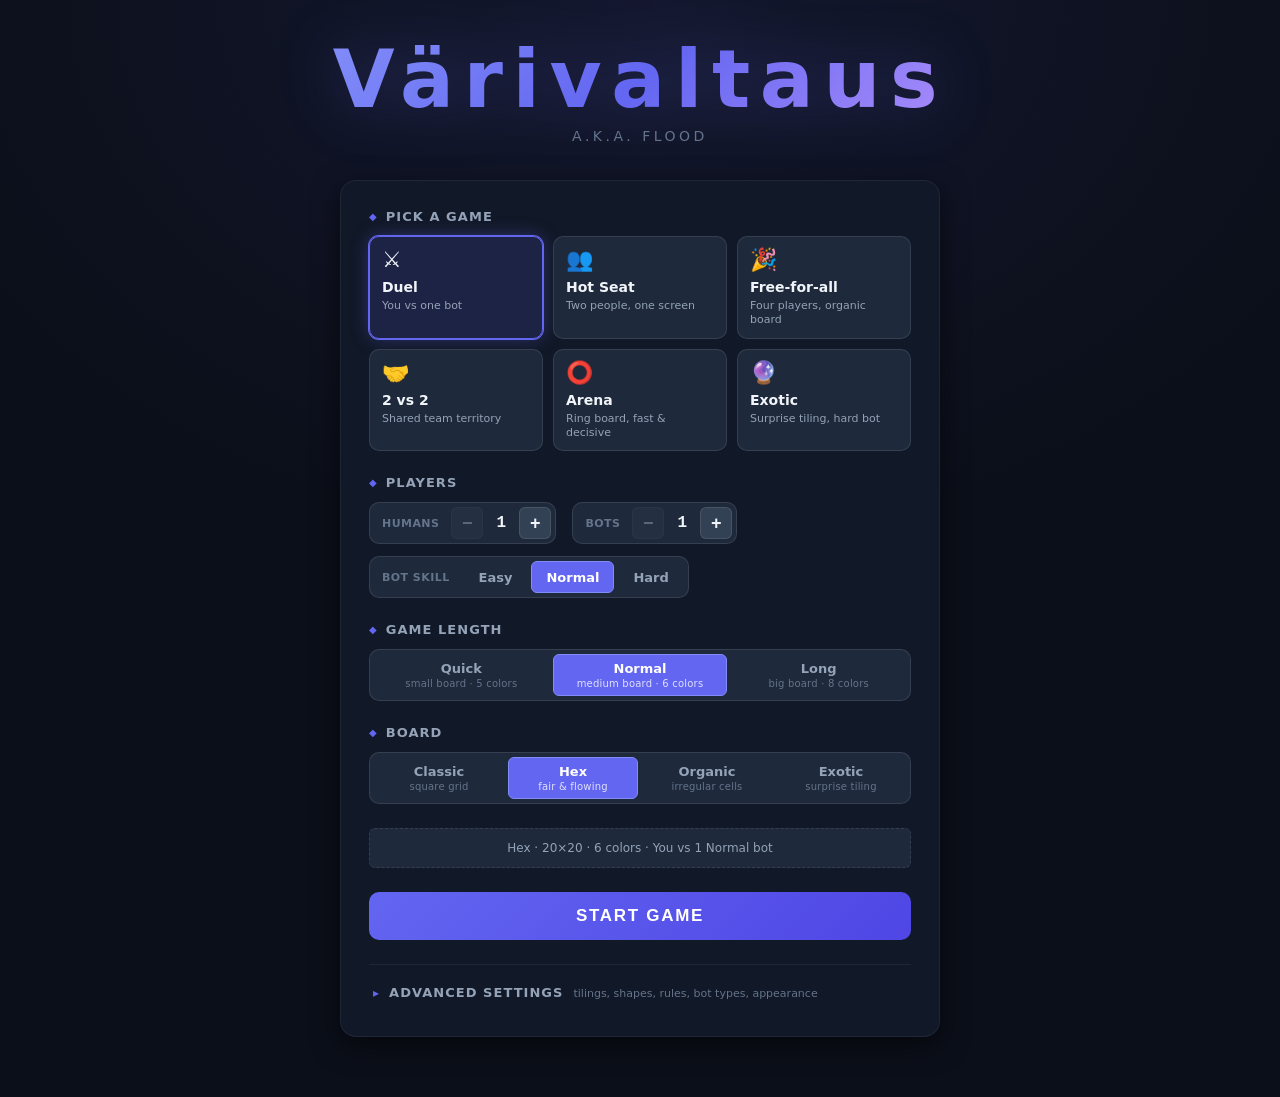
<file: index.html>
<!DOCTYPE html>
<html lang="en">
<head>
    <meta charset="UTF-8">
    <meta name="viewport" content="width=device-width, initial-scale=1.0, user-scalable=no">
    <title>Flood</title>
    <link rel="stylesheet" href="style.css">
</head>
<body>
    <!-- ==================== SETUP SCREEN ==================== -->
    <div id="setup-screen">
        <div class="setup-header">
            <h1 class="game-title">Värivaltaus</h1>
            <p class="game-subtitle">a.k.a. Flood</p>
        </div>

        <div id="setup-panel" class="setup-card quick-card">

            <!-- ---------- Quick setup ---------- -->
            <div id="quick-setup">
                <div class="setup-section">
                    <div class="section-heading">
                        <span class="section-icon">◆</span> Pick a game
                        <span id="preset-status" class="preset-status" hidden>Custom</span>
                    </div>
                    <div id="preset-grid" class="preset-grid"></div>
                </div>

                <div class="setup-section">
                    <div class="section-heading"><span class="section-icon">◆</span> Players</div>
                    <div class="quick-row">
                        <div class="stepper" data-knob="humans">
                            <span class="stepper-label">Humans</span>
                            <button type="button" class="stepper-btn" data-dir="-1" aria-label="Fewer humans">−</button>
                            <output class="stepper-val">1</output>
                            <button type="button" class="stepper-btn" data-dir="1" aria-label="More humans">+</button>
                        </div>
                        <div class="stepper" data-knob="bots">
                            <span class="stepper-label">Bots</span>
                            <button type="button" class="stepper-btn" data-dir="-1" aria-label="Fewer bots">−</button>
                            <output class="stepper-val">1</output>
                            <button type="button" class="stepper-btn" data-dir="1" aria-label="More bots">+</button>
                        </div>
                    </div>
                    <div class="quick-row">
                        <div class="seg" data-knob="difficulty" role="radiogroup" aria-label="Bot difficulty">
                            <span class="seg-label">Bot skill</span>
                            <button type="button" class="seg-btn" data-value="easy">Easy</button>
                            <button type="button" class="seg-btn" data-value="normal">Normal</button>
                            <button type="button" class="seg-btn" data-value="hard">Hard</button>
                        </div>
                        <label class="chip-toggle" id="teams-chip" hidden>
                            <input type="checkbox" id="quick-teams"> Play as 2 teams
                        </label>
                    </div>
                </div>

                <div class="setup-section">
                    <div class="section-heading"><span class="section-icon">◆</span> Game length</div>
                    <div class="seg seg-wide" data-knob="length" role="radiogroup" aria-label="Game length">
                        <button type="button" class="seg-btn" data-value="quick"><b>Quick</b><small>small board · 5 colors</small></button>
                        <button type="button" class="seg-btn" data-value="normal"><b>Normal</b><small>medium board · 6 colors</small></button>
                        <button type="button" class="seg-btn" data-value="long"><b>Long</b><small>big board · 8 colors</small></button>
                    </div>
                </div>

                <div class="setup-section">
                    <div class="section-heading"><span class="section-icon">◆</span> Board</div>
                    <div class="seg seg-wide" data-knob="board" role="radiogroup" aria-label="Board type">
                        <button type="button" class="seg-btn" data-value="classic"><b>Classic</b><small>square grid</small></button>
                        <button type="button" class="seg-btn" data-value="hex"><b>Hex</b><small>fair &amp; flowing</small></button>
                        <button type="button" class="seg-btn" data-value="organic"><b>Organic</b><small>irregular cells</small></button>
                        <button type="button" class="seg-btn" data-value="exotic"><b>Exotic</b><small>surprise tiling</small></button>
                    </div>
                </div>

                <p id="setup-summary" class="setup-summary"></p>
            </div>

            <button id="start-button">START GAME</button>

            <!-- ---------- Advanced (full control set; IDs consumed by js/main.js) ---------- -->
            <details id="advanced-panel" class="advanced-panel">
                <summary>
                    <span class="adv-title">Advanced settings</span>
                    <span class="adv-hint">tilings, shapes, rules, bot types, appearance</span>
                </summary>
                <div class="advanced-body">

                <div class="setup-section">
                    <div class="section-heading"><span class="section-icon">◆</span> Board</div>
                    <div class="setup-grid">
                        <div class="setup-group">
                            <label for="board-type">Tiling</label>
                            <select id="board-type">
                                <option value="square">Square</option>
                                <option value="brick">Brick</option>
                                <option value="triangle">Triangle</option>
                                <option value="hex">Hex</option>
                                <option value="trihexagonal">Trihexagonal</option>
                                <option value="truncated-hexagonal">Truncated Hexagonal</option>
                                <option value="truncated-trihexagonal">Truncated Trihexagonal</option>
                                <option value="snub-square">Snub Square</option>
                                <option value="snub-trihexagonal">Snub Trihexagonal</option>
                                <option value="elongated-triangular">Elongated Triangular</option>
                                <option value="rhombitrihexagonal">Rhombitrihex</option>
                                <option value="pentagon-cairo">Cairo Pentagon</option>
                                <option value="pentagon-prismatic">Prismatic Pentagon</option>
                                <option value="pentagon-floret">Floret Pentagon</option>
                                <option value="deltoidal-trihexagonal">Deltoidal Trihexagonal</option>
                                <option value="rhombille">Rhombille</option>
                                <option value="triakis-triangular">Triakis Triangular</option>
                                <option value="kisrhombille">Kisrhombille</option>
                                <option value="tetrakis-square">Tetrakis Square</option>
                                <option value="4.8.8">Octagon & Square</option>
                                <option value="pythagorean">Pythagorean</option>
                                <option value="basket-weave">Basket Weave</option>
                                <option value="waffle">Waffle</option>
                                <option value="triangular-weave">Triangular Weave</option>
                                <option value="two-triangle-weave">Two-Triangle Weave</option>
                                <option value="hex-parallelogram-weave">Hex-Parallelogram Weave</option>
                                <option value="trapezoid-triangle-weave">Trapezoid-Triangle Weave</option>
                                <option value="voronoi-jittered">Voronoi (Jittered)</option>
                                <option value="voronoi-random">Voronoi (Random)</option>
                            </select>
                        </div>
                        <div class="setup-group">
                            <label for="board-shape">Shape</label>
                            <select id="board-shape">
                                <option value="rectangular">Rectangular</option>
                                <option value="triangular">Triangular</option>
                                <option value="hexagonal">Hexagonal</option>
                                <option value="circular">Circular</option>
                                <option value="ellipse-v">Ellipse (V)</option>
                                <option value="ellipse-h">Ellipse (H)</option>
                                <option value="gemstone">Gemstone</option>
                                <option value="donut">Donut</option>
                                <option value="hourglass-v">Hourglass (V)</option>
                                <option value="hourglass-h">Hourglass (H)</option>
                                <option value="plus">Plus-sign</option>
                            </select>
                        </div>
                        <div class="setup-group" id="cols-group">
                            <label>Columns <output id="board-cols-val">20</output></label>
                            <input type="range" id="board-cols" value="20" min="5" max="60" step="1" oninput="document.getElementById('board-cols-val').textContent=this.value">
                        </div>
                        <div class="setup-group" id="rows-group">
                            <label>Rows <output id="board-rows-val">20</output></label>
                            <input type="range" id="board-rows" value="20" min="5" max="60" step="1" oninput="document.getElementById('board-rows-val').textContent=this.value">
                        </div>
                        <div class="setup-group" id="size-group" style="display:none;">
                            <label>Size <output id="board-size-val">25</output></label>
                            <input type="range" id="board-size" value="25" min="10" max="80" step="1" oninput="document.getElementById('board-size-val').textContent=this.value">
                        </div>
                        <div class="setup-group">
                            <label>Colors <output id="color-count-val">6</output></label>
                            <input type="range" id="color-count" value="6" min="3" max="12" step="1" oninput="document.getElementById('color-count-val').textContent=this.value">
                        </div>
                    </div>
                </div>

                <div class="setup-section">
                    <div class="section-heading"><span class="section-icon">◆</span> Rules</div>
                    <div class="setup-grid">
                        <div class="setup-group">
                            <label for="color-restrictions">Restrictions</label>
                            <select id="color-restrictions">
                                <option value="notOwnColor">Not Own Color</option>
                                <option value="notAnyPlayerColor" selected>Not Any Player Color</option>
                                <option value="notAdjacentEnemyColor">Not Adjacent Enemy</option>
                            </select>
                        </div>
                        <div class="setup-group">
                            <label for="turn-order">Turn Order</label>
                            <select id="turn-order">
                                <option value="players">Standard</option>
                                <option value="snake">Snake</option>
                            </select>
                        </div>
                        <div class="setup-group">
                            <label>Starting Area <output id="starting-area-size-val">3</output></label>
                            <input type="range" id="starting-area-size" value="3" min="1" max="10" step="1" oninput="document.getElementById('starting-area-size-val').textContent=this.value">
                        </div>
                        <div class="setup-group setup-group-checks">
                            <label class="check-label"><input type="checkbox" id="starting-area-buffer" checked> Starting buffer</label>
                            <label class="check-label"><input type="checkbox" id="allow-same-starting-color"> Allow same start color</label>
                        </div>
                    </div>
                </div>

                <div class="setup-section">
                    <div class="section-heading"><span class="section-icon">👤</span> Players</div>
                    <div id="player-setup-list"></div>
                    <button id="add-player-button" class="btn-ghost">+ Add Player</button>

                    <div class="teams-toggle-row">
                        <label class="check-label"><input type="checkbox" id="enable-teams"> Enable Teams</label>
                        <select id="team-territory" class="team-territory-select" style="display:none;">
                            <option value="separatePlayers">Separate territory</option>
                            <option value="merged">Merged territory</option>
                        </select>
                    </div>
                    <div id="team-assign-panel" style="display:none;"></div>
                </div>

                <div class="setup-section">
                    <div class="section-heading"><span class="section-icon">◆</span> Appearance</div>
                    <div class="setup-grid">
                        <div class="setup-group">
                            <label for="palette">Palette</label>
                            <select id="palette"></select>
                        </div>
                    </div>
                    <div class="tile-style-group">
                        <label>Tile Style</label>
                        <div class="tile-style-selector" id="tile-style-selector">
                            <button type="button" class="ts-btn active" data-style="flat">
                                <span class="ts-preview ts-flat"><span></span><span></span><span></span></span>
                                Flat
                            </button>
                            <button type="button" class="ts-btn" data-style="embossed">
                                <span class="ts-preview ts-embossed"><span></span><span></span><span></span></span>
                                Embossed
                            </button>
                            <button type="button" class="ts-btn" data-style="rounded">
                                <span class="ts-preview ts-rounded"><span></span><span></span><span></span></span>
                                Rounded
                            </button>
                        </div>
                        <input type="hidden" id="tile-style" value="flat">
                        <div class="tile-style-options" id="emboss-options" hidden>
                            <label>Emboss Size <output id="emboss-size-val">1.5</output></label>
                            <input type="range" id="emboss-size" min="0.5" max="4" step="0.5" value="1.5" oninput="document.getElementById('emboss-size-val').value=this.value">
                            <label>Emboss Strength <output id="emboss-opacity-val">50</output>%</label>
                            <input type="range" id="emboss-opacity" min="10" max="100" step="5" value="50" oninput="document.getElementById('emboss-opacity-val').value=this.value">
                        </div>
                        <div class="tile-style-options" id="gutter-options" hidden>
                            <label>Gutter Size <output id="gutter-size-val">4</output>%</label>
                            <input type="range" id="gutter-size" min="0" max="15" step="1" value="4" oninput="document.getElementById('gutter-size-val').value=this.value">
                        </div>
                    </div>
                </div>

                <p class="setup-switch"><a href="advanced.html">Open the full settings page →</a></p>
                </div>
            </details>
        </div>
    </div>

    <!-- ==================== GAME SCREEN ==================== -->
    <div id="game-screen" hidden>
        <div id="game-top-bar">
            <div id="scoreboard"></div>
            <div id="turn-counter">
                <span class="turn-label">Turn</span>
                <span id="turn-count">0</span>
            </div>
        </div>

        <div id="player-strip-top" class="player-strip strip-h" hidden></div>

        <div id="game-middle">
            <div id="player-strip-left" class="player-strip strip-v" hidden></div>
            <div id="canvas-area">
                <canvas id="game-canvas"></canvas>
            </div>
            <div id="player-strip-right" class="player-strip strip-v" hidden></div>
        </div>

        <div id="player-strip-bottom" class="player-strip strip-h" hidden></div>

        <div id="game-bottom-bar">
            <div id="current-turn-info"></div>
            <div id="autoplay-controls" hidden>
                <button id="play-pause-button" class="ctrl-btn" title="Play / Pause">▶</button>
                <button id="step-button" class="ctrl-btn" title="Step once">⏭</button>
                <input type="range" id="speed-slider" min="0" max="1000" step="50" value="500" title="Speed">
            </div>
            <div class="bottom-bar-spacer"></div>
            <button id="show-results-button" class="ctrl-btn" hidden title="Show Results">🏆</button>
            <button id="reset-button" class="ctrl-btn" title="Back to setup">✕</button>
        </div>

        <div id="game-over-overlay" hidden>
            <div class="game-over-card">
                <h2 id="game-over-title"></h2>
                <div id="game-over-scores"></div>
                <div class="game-over-actions">
                    <button id="play-again-button" class="btn-primary">Play Again</button>
                    <button id="view-board-button" class="btn-ghost">View Board</button>
                    <button id="back-to-setup-button" class="btn-ghost">Change Settings</button>
                </div>
            </div>
        </div>
    </div>

    <div id="game-status" style="display:none;"></div>

    <script type="module" src="js/main.js"></script>
</body>
</html>
</file>
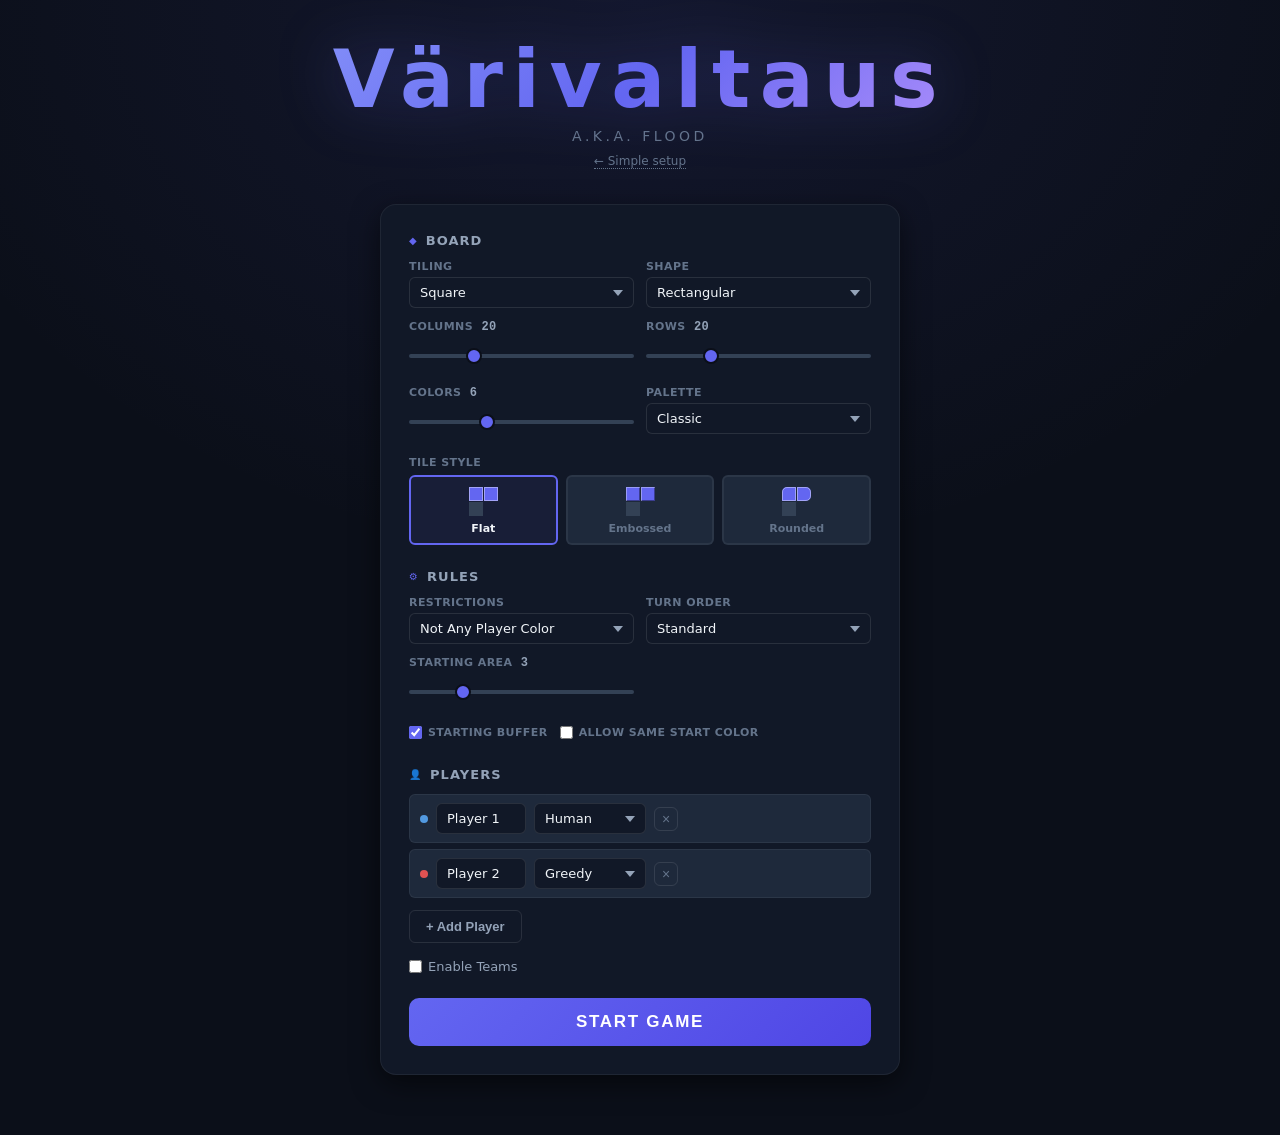
<file: advanced.html>
<!DOCTYPE html>
<html lang="en">
<head>
    <meta charset="UTF-8">
    <meta name="viewport" content="width=device-width, initial-scale=1.0, user-scalable=no">
    <title>Flood — Advanced Setup</title>
    <link rel="stylesheet" href="style.css">
</head>
<body>
    <!-- ==================== SETUP SCREEN ==================== -->
    <div id="setup-screen">
        <div class="setup-header">
            <h1 class="game-title">Värivaltaus</h1>
            <p class="game-subtitle">a.k.a. Flood</p>
            <p class="setup-switch"><a href="index.html">← Simple setup</a></p>
        </div>

        <div id="setup-panel" class="setup-card">
            <div class="setup-section">
                <div class="section-heading">
                    <span class="section-icon">◆</span> Board
                </div>
                <div class="setup-grid">
                    <div class="setup-group">
                        <label for="board-type">Tiling</label>
                        <select id="board-type">
                            <option value="square">Square</option>
                            <option value="brick">Brick</option>
                            <option value="triangle">Triangle</option>
                            <option value="hex">Hex</option>
                            <option value="trihexagonal">Trihexagonal</option>
                            <option value="truncated-hexagonal">Truncated Hexagonal</option>
                            <option value="truncated-trihexagonal">Truncated Trihexagonal</option>
                            <option value="snub-square">Snub Square</option>
                            <option value="snub-trihexagonal">Snub Trihexagonal</option>
                            <option value="elongated-triangular">Elongated Triangular</option>
                            <option value="rhombitrihexagonal">Rhombitrihex</option>
                            <option value="pentagon-cairo">Cairo Pentagon</option>
                            <option value="pentagon-prismatic">Prismatic Pentagon</option>
                            <option value="pentagon-floret">Floret Pentagon</option>
                            <option value="deltoidal-trihexagonal">Deltoidal Trihexagonal</option>
                            <option value="rhombille">Rhombille</option>
                            <option value="triakis-triangular">Triakis Triangular</option>
                            <option value="kisrhombille">Kisrhombille</option>
                            <option value="tetrakis-square">Tetrakis Square</option>
                            <option value="4.8.8">Octagon & Square</option>
                            <option value="pythagorean">Pythagorean</option>
                            <option value="basket-weave">Basket Weave</option>
                            <option value="waffle">Waffle</option>
                            <option value="triangular-weave">Triangular Weave</option>
                            <option value="two-triangle-weave">Two-Triangle Weave</option>
                            <option value="hex-parallelogram-weave">Hex-Parallelogram Weave</option>
                            <option value="trapezoid-triangle-weave">Trapezoid-Triangle Weave</option>
                            <option value="voronoi-jittered">Voronoi (Jittered)</option>
                            <option value="voronoi-random">Voronoi (Random)</option>
                        </select>
                    </div>
                    <div class="setup-group">
                        <label for="board-shape">Shape</label>
                        <select id="board-shape">
                            <option value="rectangular">Rectangular</option>
                            <option value="triangular">Triangular</option>
                            <option value="hexagonal">Hexagonal</option>
                            <option value="circular">Circular</option>
                            <option value="ellipse-v">Ellipse (V)</option>
                            <option value="ellipse-h">Ellipse (H)</option>
                            <option value="gemstone">Gemstone</option>
                            <option value="donut">Donut</option>
                            <option value="hourglass-v">Hourglass (V)</option>
                            <option value="hourglass-h">Hourglass (H)</option>
                            <option value="plus">Plus-sign</option>
                        </select>
                    </div>
                    <div class="setup-group" id="cols-group">
                        <label>Columns <output id="board-cols-val">20</output></label>
                        <input type="range" id="board-cols" value="20" min="5" max="60" step="1" oninput="document.getElementById('board-cols-val').textContent=this.value">
                    </div>
                    <div class="setup-group" id="rows-group">
                        <label>Rows <output id="board-rows-val">20</output></label>
                        <input type="range" id="board-rows" value="20" min="5" max="60" step="1" oninput="document.getElementById('board-rows-val').textContent=this.value">
                    </div>
                    <div class="setup-group" id="size-group" style="display:none;">
                        <label>Size <output id="board-size-val">25</output></label>
                        <input type="range" id="board-size" value="25" min="10" max="80" step="1" oninput="document.getElementById('board-size-val').textContent=this.value">
                    </div>
                    <div class="setup-group">
                        <label>Colors <output id="color-count-val">6</output></label>
                        <input type="range" id="color-count" value="6" min="3" max="12" step="1" oninput="document.getElementById('color-count-val').textContent=this.value">
                    </div>
                    <div class="setup-group">
                        <label for="palette">Palette</label>
                        <select id="palette"></select>
                    </div>
                </div>
                <div class="tile-style-group">
                    <label>Tile Style</label>
                    <div class="tile-style-selector" id="tile-style-selector">
                        <button type="button" class="ts-btn active" data-style="flat">
                            <span class="ts-preview ts-flat"><span></span><span></span><span></span></span>
                            Flat
                        </button>
                        <button type="button" class="ts-btn" data-style="embossed">
                            <span class="ts-preview ts-embossed"><span></span><span></span><span></span></span>
                            Embossed
                        </button>
                        <button type="button" class="ts-btn" data-style="rounded">
                            <span class="ts-preview ts-rounded"><span></span><span></span><span></span></span>
                            Rounded
                        </button>
                    </div>
                    <input type="hidden" id="tile-style" value="flat">
                    <div class="tile-style-options" id="emboss-options" hidden>
                        <label>Emboss Size <output id="emboss-size-val">1.5</output></label>
                        <input type="range" id="emboss-size" min="0.5" max="4" step="0.5" value="1.5" oninput="document.getElementById('emboss-size-val').value=this.value">
                        <label>Emboss Strength <output id="emboss-opacity-val">50</output>%</label>
                        <input type="range" id="emboss-opacity" min="10" max="100" step="5" value="50" oninput="document.getElementById('emboss-opacity-val').value=this.value">
                    </div>
                    <div class="tile-style-options" id="gutter-options" hidden>
                        <label>Gutter Size <output id="gutter-size-val">4</output>%</label>
                        <input type="range" id="gutter-size" min="0" max="15" step="1" value="4" oninput="document.getElementById('gutter-size-val').value=this.value">
                    </div>
                </div>
            </div>

            <div class="setup-section">
                <div class="section-heading">
                    <span class="section-icon">⚙</span> Rules
                </div>
                <div class="setup-grid">
                    <div class="setup-group">
                        <label for="color-restrictions">Restrictions</label>
                        <select id="color-restrictions">
                            <option value="notOwnColor">Not Own Color</option>
                            <option value="notAnyPlayerColor" selected>Not Any Player Color</option>
                            <option value="notAdjacentEnemyColor">Not Adjacent Enemy</option>
                        </select>
                    </div>
                    <div class="setup-group">
                        <label for="turn-order">Turn Order</label>
                        <select id="turn-order">
                            <option value="players">Standard</option>
                            <option value="snake">Snake</option>
                        </select>
                    </div>

                    <div class="setup-group">
                        <label>Starting Area <output id="starting-area-size-val">3</output></label>
                        <input type="range" id="starting-area-size" value="3" min="1" max="10" step="1" oninput="document.getElementById('starting-area-size-val').textContent=this.value">
                    </div>
                    <div class="setup-group setup-group-checks">
                        <label class="check-label"><input type="checkbox" id="starting-area-buffer" checked> Starting buffer</label>
                        <label class="check-label"><input type="checkbox" id="allow-same-starting-color"> Allow same start color</label>
                    </div>
                </div>
            </div>

            <div class="setup-section">
                <div class="section-heading">
                    <span class="section-icon">👤</span> Players
                </div>
                <div id="player-setup-list"></div>
                <button id="add-player-button" class="btn-ghost">+ Add Player</button>

                <div class="teams-toggle-row">
                    <label class="check-label"><input type="checkbox" id="enable-teams"> Enable Teams</label>
                    <select id="team-territory" class="team-territory-select" style="display:none;">
                        <option value="separatePlayers">Separate territory</option>
                        <option value="merged">Merged territory</option>
                    </select>
                </div>
                <div id="team-assign-panel" style="display:none;"></div>
            </div>

            <button id="start-button">START GAME</button>
        </div>
    </div>

    <!-- ==================== GAME SCREEN ==================== -->
    <div id="game-screen" hidden>
        <div id="game-top-bar">
            <div id="scoreboard"></div>
            <div id="turn-counter">
                <span class="turn-label">Turn</span>
                <span id="turn-count">0</span>
            </div>
        </div>

        <div id="player-strip-top" class="player-strip strip-h" hidden></div>

        <div id="game-middle">
            <div id="player-strip-left" class="player-strip strip-v" hidden></div>
            <div id="canvas-area">
                <canvas id="game-canvas"></canvas>
            </div>
            <div id="player-strip-right" class="player-strip strip-v" hidden></div>
        </div>

        <div id="player-strip-bottom" class="player-strip strip-h" hidden></div>

        <div id="game-bottom-bar">
            <div id="current-turn-info"></div>
            <div id="autoplay-controls" hidden>
                <button id="play-pause-button" class="ctrl-btn" title="Play / Pause">▶</button>
                <button id="step-button" class="ctrl-btn" title="Step once">⏭</button>
                <input type="range" id="speed-slider" min="0" max="1000" step="50" value="500" title="Speed">
            </div>
            <div class="bottom-bar-spacer"></div>
            <button id="show-results-button" class="ctrl-btn" hidden title="Show Results">🏆</button>
            <button id="reset-button" class="ctrl-btn" title="Back to setup">✕</button>
        </div>

        <div id="game-over-overlay" hidden>
            <div class="game-over-card">
                <h2 id="game-over-title"></h2>
                <div id="game-over-scores"></div>
                <div class="game-over-actions">
                    <button id="play-again-button" class="btn-primary">Play Again</button>
                    <button id="view-board-button" class="btn-ghost">View Board</button>
                    <button id="back-to-setup-button" class="btn-ghost">Change Settings</button>
                </div>
            </div>
        </div>
    </div>

    <div id="game-status" style="display:none;"></div>

    <script type="module" src="js/main.js"></script>
</body>
</html>
</file>
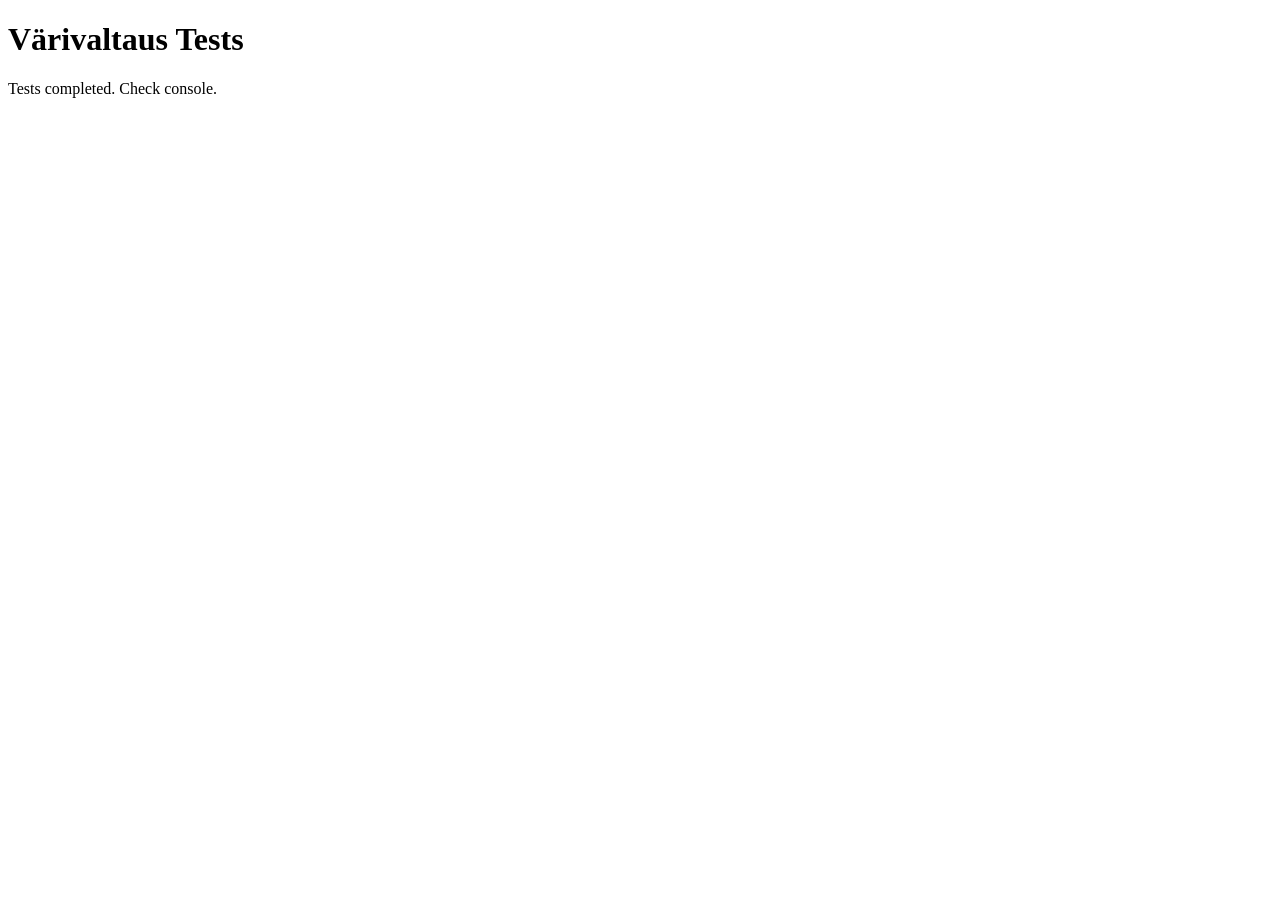
<file: tests.html>
<!DOCTYPE html>
<html lang="en">
<head>
    <meta charset="UTF-8">
    <title>Värivaltaus Tests</title>
</head>
<body>
    <h1>Värivaltaus Tests</h1>
    <div id="test-results">Open console to see test results.</div>
    <script type="module">
        import { runGameTests } from './js/tests/game-tests.js';
        import { runBotTests } from './js/tests/bot-tests.js';
        import { runTilingTests } from './js/tests/tiling-tests.js';
        import { runCustomMapTests } from './js/tests/custom-map-tests.js';
        import { runCairoTests } from './js/tests/cairo-tests.js';
        import { runVoronoiTests } from './js/tests/voronoi-tests.js';
        import { runFairStartTests } from './js/tests/fair-starts-tests.js';
        import { runHumanFairnessTests } from './js/tests/human-fairness-tests.js';
        runGameTests();
        runBotTests();
        runTilingTests();
        runCustomMapTests();
        runCairoTests();
        runVoronoiTests();
        runFairStartTests();
        runHumanFairnessTests();
        const resultsDiv = document.getElementById('test-results');
        resultsDiv.innerHTML = "Tests completed. Check console.";
    </script>
</body>
</html>
</file>
<file: style.css>
/* ===== DESIGN TOKENS ===== */
:root {
    --bg-deep: #0b0f19;
    --bg-primary: #111827;
    --bg-surface: #1e293b;
    --bg-elevated: #334155;
    --bg-hover: #475569;
    --border-subtle: rgba(255,255,255,0.06);
    --border-default: rgba(255,255,255,0.10);
    --border-emphasis: rgba(255,255,255,0.22);
    --text-primary: #f1f5f9;
    --text-secondary: #94a3b8;
    --text-muted: #64748b;
    --accent: #6366f1;
    --accent-hover: #818cf8;
    --accent-glow: rgba(99,102,241,0.35);
    --success: #22c55e;
    --danger: #ef4444;
    --warning: #f59e0b;
    --radius-sm: 6px;
    --radius-md: 10px;
    --radius-lg: 16px;
    --radius-xl: 24px;
    --shadow-sm: 0 1px 3px rgba(0,0,0,0.4);
    --shadow-md: 0 4px 14px rgba(0,0,0,0.45);
    --shadow-lg: 0 8px 28px rgba(0,0,0,0.55);
    --font: 'Inter', 'Segoe UI', system-ui, -apple-system, sans-serif;
    --font-mono: 'JetBrains Mono', 'Fira Code', 'Consolas', monospace;
    --transition: 0.15s ease;
}

/* ===== RESET & BASE ===== */
*, *::before, *::after { box-sizing: border-box; margin: 0; padding: 0; }

html, body {
    height: 100%;
}

body {
    overflow: hidden;
    font-family: var(--font);
    background: var(--bg-deep);
    color: var(--text-primary);
    -webkit-font-smoothing: antialiased;
    -moz-osx-font-smoothing: grayscale;
    -webkit-tap-highlight-color: transparent;
    user-select: none;
    -webkit-user-select: none;
}

body:has(#setup-screen:not([hidden])) {
    overflow: auto;
}

/* ===== SHARED UI ===== */
.btn-primary {
    display: inline-flex;
    align-items: center;
    justify-content: center;
    padding: 12px 32px;
    font-size: 16px;
    font-weight: 700;
    letter-spacing: 0.06em;
    color: #fff;
    background: var(--accent);
    border: none;
    border-radius: var(--radius-md);
    cursor: pointer;
    transition: background var(--transition), box-shadow var(--transition), transform var(--transition);
    box-shadow: 0 0 0 0 var(--accent-glow);
}
.btn-primary:hover  { background: var(--accent-hover); box-shadow: 0 0 20px var(--accent-glow); }
.btn-primary:active { transform: scale(0.97); }

.btn-ghost {
    display: inline-flex;
    align-items: center;
    padding: 8px 16px;
    font-size: 13px;
    font-weight: 600;
    color: var(--text-secondary);
    background: transparent;
    border: 1px solid var(--border-default);
    border-radius: var(--radius-sm);
    cursor: pointer;
    transition: color var(--transition), border-color var(--transition), background var(--transition);
}
.btn-ghost:hover { color: var(--text-primary); border-color: var(--border-emphasis); background: var(--bg-surface); }

/* Custom form controls */
select, input[type="number"] {
    width: 100%;
    padding: 7px 10px;
    font-size: 13px;
    font-family: var(--font);
    color: var(--text-primary);
    background: var(--bg-primary);
    border: 1px solid var(--border-default);
    border-radius: var(--radius-sm);
    outline: none;
    transition: border-color var(--transition);
    appearance: none;
    -webkit-appearance: none;
}
select { background-image: url("data:image/svg+xml,%3Csvg xmlns='http://www.w3.org/2000/svg' width='10' height='6'%3E%3Cpath d='M0 0l5 6 5-6z' fill='%2394a3b8'/%3E%3C/svg%3E"); background-repeat: no-repeat; background-position: right 10px center; padding-right: 28px; }
select:focus, input[type="number"]:focus { border-color: var(--accent); }
input[type="number"] { -moz-appearance: textfield; }
input[type="number"]::-webkit-inner-spin-button,
input[type="number"]::-webkit-outer-spin-button { opacity: 1; }

input[type="range"] {
    -webkit-appearance: none;
    appearance: none;
    height: 20px;
    background: transparent;
    outline: none;
    cursor: pointer;
}
input[type="range"]::-webkit-slider-runnable-track {
    height: 4px;
    background: var(--bg-elevated);
    border-radius: 2px;
}
input[type="range"]::-webkit-slider-thumb {
    -webkit-appearance: none;
    width: 16px; height: 16px;
    border-radius: 50%;
    background: var(--accent);
    cursor: pointer;
    border: 2px solid var(--bg-deep);
    margin-top: -6px;
}
input[type="range"]::-moz-range-track {
    height: 4px;
    background: var(--bg-elevated);
    border-radius: 2px;
}
input[type="range"]::-moz-range-thumb {
    width: 16px; height: 16px;
    border-radius: 50%;
    background: var(--accent);
    cursor: pointer;
    border: 2px solid var(--bg-deep);
}
input[type="range"]:focus-visible::-webkit-slider-thumb {
    box-shadow: 0 0 0 3px var(--accent-glow);
}
input[type="range"]:focus-visible::-moz-range-thumb {
    box-shadow: 0 0 0 3px var(--accent-glow);
}

input[type="checkbox"] {
    accent-color: var(--accent);
}

/* ===== SETUP SCREEN ===== */
#setup-screen {
    display: flex;
    flex-direction: column;
    align-items: center;
    min-height: 100vh;
    padding: 40px 20px 60px;
    overflow-y: auto;
    background:
        radial-gradient(ellipse 60% 50% at 50% 0%, rgba(99,102,241,0.10) 0%, transparent 100%),
        var(--bg-deep);
}
#setup-screen[hidden] { display: none; }

.setup-header {
    text-align: center;
    margin-bottom: 36px;
}

.game-title {
    font-size: clamp(48px, 10vw, 80px);
    font-weight: 900;
    letter-spacing: 0.12em;
    background: linear-gradient(135deg, #818cf8, #6366f1, #a78bfa);
    -webkit-background-clip: text;
    -webkit-text-fill-color: transparent;
    background-clip: text;
    line-height: 1;
    text-shadow: none;
    filter: drop-shadow(0 0 30px rgba(99,102,241,0.3));
}

.game-subtitle {
    font-size: 14px;
    font-weight: 500;
    letter-spacing: 0.25em;
    text-transform: uppercase;
    color: var(--text-muted);
    margin-top: 8px;
}

.setup-card {
    width: 100%;
    max-width: 520px;
    background: var(--bg-primary);
    border: 1px solid var(--border-subtle);
    border-radius: var(--radius-lg);
    padding: 28px;
    display: flex;
    flex-direction: column;
    gap: 24px;
    box-shadow: var(--shadow-lg);
}

.setup-section {
    display: flex;
    flex-direction: column;
    gap: 12px;
}

.section-heading {
    display: flex;
    align-items: center;
    gap: 8px;
    font-size: 13px;
    font-weight: 700;
    text-transform: uppercase;
    letter-spacing: 0.08em;
    color: var(--text-secondary);
}
.section-icon { color: var(--accent); font-size: 10px; }

.setup-grid {
    display: grid;
    grid-template-columns: 1fr 1fr;
    gap: 12px;
}

.setup-group {
    display: flex;
    flex-direction: column;
    gap: 4px;
}
.setup-group > label {
    font-size: 11px;
    font-weight: 600;
    text-transform: uppercase;
    letter-spacing: 0.04em;
    color: var(--text-muted);
}
.setup-group > label output {
    font-family: var(--font-mono);
    font-size: 12px;
    color: var(--text-secondary);
    margin-left: 4px;
}
.setup-group > input[type="range"] {
    margin-top: 8px;
    margin-bottom: 8px;
}

/* Tile style selector */
.tile-style-group {
    margin-top: 4px;
}
.tile-style-group > label {
    display: block;
    font-size: 11px;
    font-weight: 600;
    text-transform: uppercase;
    letter-spacing: 0.04em;
    color: var(--text-muted);
    margin-bottom: 6px;
}
.tile-style-options {
    margin-top: 8px;
}
.tile-style-options label {
    font-size: 11px;
    color: var(--text-muted);
}
.tile-style-options input[type="range"] {
    width: 100%;
    margin-top: 2px;
}
.tile-style-options[hidden] { display: none; }
.tile-style-selector {
    display: flex;
    gap: 8px;
}
.ts-btn {
    flex: 1;
    display: flex;
    flex-direction: column;
    align-items: center;
    gap: 6px;
    padding: 10px 8px 8px;
    font-size: 11px;
    font-weight: 600;
    font-family: var(--font);
    color: var(--text-muted);
    background: var(--bg-surface);
    border: 2px solid var(--border-subtle);
    border-radius: var(--radius-sm);
    cursor: pointer;
    transition: border-color var(--transition), color var(--transition), background var(--transition);
}
.ts-btn:hover { border-color: var(--border-emphasis); color: var(--text-secondary); }
.ts-btn.active {
    border-color: var(--accent);
    color: var(--text-primary);
    background: rgba(99,102,241,0.08);
}

/* Preview thumbnails */
.ts-preview {
    display: grid;
    grid-template-columns: 14px 14px;
    grid-template-rows: 14px 14px;
    gap: 1px;
    width: 29px;
    height: 29px;
}
.ts-preview > span {
    background: var(--accent);
}
.ts-preview > span:nth-child(1) { border-radius: 0; }
.ts-preview > span:nth-child(2) { border-radius: 0; }
.ts-preview > span:nth-child(3) { background: var(--bg-elevated); grid-column: 1; grid-row: 2; }

/* Flat preview: sharp edges, thin outline */
.ts-flat > span:nth-child(1),
.ts-flat > span:nth-child(2) {
    outline: 1px solid rgba(255,255,255,0.4);
    outline-offset: -1px;
}

/* Embossed preview: bevel effect */
.ts-embossed > span:nth-child(1),
.ts-embossed > span:nth-child(2) {
    box-shadow:
        inset 1px 1px 0 rgba(255,255,255,0.35),
        inset -1px -1px 0 rgba(0,0,0,0.4);
}

/* Rounded preview: rounded outer corners */
.ts-rounded > span:nth-child(1) {
    border-radius: 5px 0 0 0;
    outline: 1px solid rgba(255,255,255,0.4);
    outline-offset: -1px;
}
.ts-rounded > span:nth-child(2) {
    border-radius: 0 5px 5px 0;
    outline: 1px solid rgba(255,255,255,0.4);
    outline-offset: -1px;
}

.setup-group-checks {
    grid-column: span 2;
    flex-direction: row;
    flex-wrap: wrap;
    gap: 12px;
    padding-top: 4px;
    padding-bottom: 4px;
}
.check-label {
    display: inline-flex;
    align-items: center;
    gap: 6px;
    font-size: 13px;
    color: var(--text-secondary);
    cursor: pointer;
}

/* Player setup rows */
#player-setup-list {
    display: flex;
    flex-direction: column;
    gap: 6px;
}

.player-setup-row {
    display: flex;
    gap: 8px;
    align-items: center;
    padding: 8px 10px;
    background: var(--bg-surface);
    border: 1px solid var(--border-subtle);
    border-radius: var(--radius-sm);
    font-size: 13px;
}
.player-setup-row input[type="text"] {
    width: 90px;
    padding: 7px 10px;
    font-size: 13px;
    font-family: var(--font);
    color: var(--text-primary);
    background: var(--bg-primary);
    border: 1px solid var(--border-default);
    border-radius: var(--radius-sm);
    outline: none;
}
.player-setup-row input[type="text"]:focus { border-color: var(--accent); }

.player-setup-row select,
.player-setup-row input[type="number"] {
    width: auto;
    min-width: 50px;
}
.player-setup-row input[type="number"] { width: 48px; text-align: center; }

.player-badge {
    width: 8px;
    height: 8px;
    border-radius: 50%;
    flex-shrink: 0;
}

.remove-player-btn {
    width: 24px;
    height: 24px;
    display: flex;
    align-items: center;
    justify-content: center;
    font-size: 14px;
    color: var(--text-muted);
    background: transparent;
    border: 1px solid var(--border-default);
    border-radius: var(--radius-sm);
    cursor: pointer;
    transition: color var(--transition), border-color var(--transition), background var(--transition);
    flex-shrink: 0;
}
.remove-player-btn:hover { color: var(--danger); border-color: var(--danger); background: rgba(239,68,68,0.1); }

#add-player-button { align-self: flex-start; }

/* Teams toggle & assignment */
.teams-toggle-row {
    display: flex;
    align-items: center;
    gap: 12px;
    margin-top: 4px;
}
.team-territory-select {
    width: auto;
    min-width: 140px;
}

#team-assign-panel {
    display: flex;
    flex-direction: column;
    gap: 4px;
    margin-top: 8px;
    padding: 10px;
    background: var(--bg-surface);
    border: 1px solid var(--border-subtle);
    border-radius: var(--radius-sm);
}

.team-assign-row {
    display: flex;
    align-items: center;
    gap: 8px;
}
.team-assign-name {
    font-size: 13px;
    font-weight: 500;
    color: var(--text-secondary);
    min-width: 70px;
}
.team-btn-group {
    display: flex;
    gap: 4px;
    margin-left: auto;
}
.team-btn {
    width: 28px;
    height: 28px;
    display: flex;
    align-items: center;
    justify-content: center;
    font-size: 12px;
    font-weight: 700;
    color: var(--text-muted);
    background: var(--bg-primary);
    border: 1px solid var(--border-default);
    border-radius: var(--radius-sm);
    cursor: pointer;
    transition: all var(--transition);
}
.team-btn:hover { border-color: var(--border-emphasis); color: var(--text-primary); }
.team-btn.active {
    background: hsl(var(--team-hue), 50%, 25%);
    border-color: hsl(var(--team-hue), 60%, 45%);
    color: hsl(var(--team-hue), 80%, 80%);
    box-shadow: 0 0 8px hsl(var(--team-hue), 60%, 30%);
}
.team-btn-add {
    border-style: dashed;
    color: var(--text-muted);
}
.team-btn-add:hover { color: var(--accent); border-color: var(--accent); }

#start-button {
    width: 100%;
    padding: 14px 32px;
    font-size: 17px;
    font-weight: 800;
    letter-spacing: 0.1em;
    color: #fff;
    background: linear-gradient(135deg, var(--accent), #4f46e5);
    border: none;
    border-radius: var(--radius-md);
    cursor: pointer;
    transition: box-shadow var(--transition), transform var(--transition);
    box-shadow: 0 0 0 0 var(--accent-glow);
}
#start-button:hover  { box-shadow: 0 0 28px var(--accent-glow); }
#start-button:active { transform: scale(0.98); }

/* ===== GAME SCREEN ===== */
#game-screen {
    display: flex;
    flex-direction: column;
    height: 100vh;
    height: 100dvh;
    width: 100vw;
    background: var(--bg-deep);
    position: relative;
}
#game-screen[hidden] { display: none; }
#game-over-overlay[hidden] { display: none; }

/* Top bar */
#game-top-bar {
    flex-shrink: 0;
    display: flex;
    align-items: center;
    justify-content: space-between;
    padding: 8px 12px;
    background: var(--bg-primary);
    border-bottom: 1px solid var(--border-subtle);
    z-index: 10;
    gap: 8px;
}

#scoreboard {
    display: flex;
    gap: 6px;
    flex-wrap: wrap;
    flex: 1;
    min-width: 0;
}

.score-card {
    display: flex;
    align-items: center;
    gap: 8px;
    padding: 5px 10px;
    background: var(--bg-surface);
    border: 1px solid var(--border-subtle);
    border-radius: var(--radius-sm);
    font-size: 13px;
    white-space: nowrap;
    transition: border-color var(--transition), box-shadow var(--transition);
    position: relative;
    overflow: hidden;
}
.score-card::before {
    content: '';
    position: absolute;
    left: 0; top: 0; bottom: 0;
    width: 3px;
}
.score-card.active {
    border-color: var(--accent);
    box-shadow: 0 0 12px var(--accent-glow);
    background: rgba(99,102,241,0.08);
}
.score-card .sc-name  { font-weight: 600; }
.score-card .sc-type  { font-size: 10px; font-weight: 600; text-transform: uppercase; letter-spacing: 0.05em; color: var(--text-muted); background: var(--bg-elevated); padding: 1px 5px; border-radius: 3px; }
.score-card .sc-score { font-family: var(--font-mono); font-size: 13px; color: var(--text-secondary); margin-left: auto; }
.score-card .sc-pct   { font-family: var(--font-mono); font-size: 11px; color: var(--text-muted); }

.score-card .sc-bar {
    position: absolute;
    left: 0; bottom: 0;
    height: 2px;
    transition: width 0.3s ease;
    opacity: 0.6;
}

#turn-counter {
    display: flex;
    align-items: center;
    gap: 6px;
    font-size: 13px;
    color: var(--text-muted);
    flex-shrink: 0;
    padding: 0 4px;
}
#turn-counter .turn-label { font-weight: 600; text-transform: uppercase; font-size: 10px; letter-spacing: 0.06em; }
#turn-count { font-family: var(--font-mono); font-size: 15px; font-weight: 700; color: var(--text-secondary); }

/* Canvas area */
#game-middle {
    flex: 1;
    display: flex;
    min-height: 0;
}

#canvas-area {
    flex: 1;
    display: flex;
    align-items: center;
    justify-content: center;
    overflow: hidden;
    padding: 8px;
    min-height: 0;
    min-width: 0;
}

#game-canvas {
    display: block;
}

/* Bottom bar */
#game-bottom-bar {
    flex-shrink: 0;
    display: flex;
    align-items: center;
    gap: 10px;
    padding: 8px 12px 12px;
    background: var(--bg-primary);
    border-top: 1px solid var(--border-subtle);
    z-index: 10;
}

#current-turn-info {
    font-size: 13px;
    font-weight: 600;
    color: var(--text-secondary);
    text-align: left;
    min-height: 18px;
    white-space: nowrap;
}
#current-turn-info .cti-name { color: var(--text-primary); }
#current-turn-info .cti-type { font-size: 11px; color: var(--text-muted); font-weight: 500; }

/* Player color strips */
.player-strip {
    display: flex;
    align-items: center;
    justify-content: center;
    gap: 4px;
    padding: 6px;
    background: var(--bg-primary);
    border: 0 solid var(--border-subtle);
    flex-shrink: 0;
}
.player-strip[hidden] { display: none; }

.strip-h {
    flex-direction: row;
    flex-wrap: wrap;
}
#player-strip-top    { border-bottom-width: 1px; }
#player-strip-bottom { border-top-width: 1px; }

.strip-v {
    flex-direction: column;
    flex-wrap: wrap;
}
#player-strip-left  { border-right-width: 1px; }
#player-strip-right { border-left-width: 1px; }

.player-strip .strip-label {
    font-size: 11px;
    font-weight: 700;
    text-transform: uppercase;
    letter-spacing: 0.04em;
    color: var(--text-muted);
    padding: 0 4px;
    white-space: nowrap;
}

.player-strip .strip-buttons {
    display: flex;
    gap: 6px;
    flex-wrap: wrap;
    align-items: center;
    justify-content: center;
}
.strip-v .strip-buttons {
    flex-direction: column;
}

.player-strip.strip-inactive {
    opacity: 0.35;
    pointer-events: none;
}
.player-strip.strip-active .strip-label {
    color: var(--text-primary);
}

.strip-player-set {
    display: flex;
    align-items: center;
    gap: 8px;
}
.strip-v .strip-player-set {
    flex-direction: column;
}
.strip-player-set.strip-player-inactive {
    opacity: 0.3;
    pointer-events: none;
}
.strip-player-set.strip-player-inactive .strip-label {
    color: var(--text-muted);
}

.color-btn {
    width: 44px;
    height: 44px;
    border: 3px solid transparent;
    border-radius: var(--radius-md);
    cursor: pointer;
    transition: transform var(--transition), box-shadow var(--transition), opacity var(--transition), border-color var(--transition);
    position: relative;
    outline: none;
}
.color-btn:hover:not(:disabled) {
    transform: scale(1.15);
    box-shadow: 0 0 16px rgba(255,255,255,0.15);
    z-index: 1;
}
.color-btn:active:not(:disabled) { transform: scale(1.05); }
.color-btn:disabled {
    opacity: 0.18;
    cursor: not-allowed;
    transform: none;
}
/* Current player's own color - special indicator */
.color-btn.is-current {
    opacity: 0.35;
    border-color: var(--text-primary);
    cursor: default;
}
.color-btn.is-current::after {
    content: '';
    position: absolute;
    inset: 0;
    border-radius: calc(var(--radius-md) - 3px);
    background: repeating-linear-gradient(
        -45deg,
        transparent, transparent 3px,
        rgba(0,0,0,0.25) 3px, rgba(0,0,0,0.25) 5px
    );
}
/* Opponent-occupied color indicator */
.color-btn.is-opponent {
    opacity: 0.22;
}
.color-btn.is-opponent::after {
    content: '✕';
    position: absolute;
    inset: 0;
    display: flex;
    align-items: center;
    justify-content: center;
    font-size: 18px;
    font-weight: 900;
    color: rgba(255,255,255,0.5);
}

/* Autoplay controls */
#autoplay-controls {
    display: flex;
    align-items: center;
    gap: 8px;
    max-width: 280px;
}
#autoplay-controls[hidden] { display: none; }

.bottom-bar-spacer { flex: 1; }

.ctrl-btn {
    width: 36px;
    height: 36px;
    display: flex;
    align-items: center;
    justify-content: center;
    font-size: 14px;
    color: var(--text-secondary);
    background: var(--bg-surface);
    border: 1px solid var(--border-default);
    border-radius: var(--radius-sm);
    cursor: pointer;
    transition: color var(--transition), border-color var(--transition), background var(--transition);
    flex-shrink: 0;
}
.ctrl-btn:hover { color: var(--text-primary); border-color: var(--border-emphasis); background: var(--bg-elevated); }
.ctrl-btn:disabled { opacity: 0.3; cursor: not-allowed; }
.ctrl-btn-end { color: var(--text-muted); }
.ctrl-btn-end:hover { color: var(--danger); border-color: var(--danger); }

#speed-slider { flex: 1; min-width: 60px; }

/* Game Over overlay */
#game-over-overlay {
    position: absolute;
    inset: 0;
    z-index: 100;
    display: flex;
    align-items: center;
    justify-content: center;
    background: rgba(11,15,25,0.85);
    backdrop-filter: blur(8px);
    -webkit-backdrop-filter: blur(8px);
    animation: fadeIn 0.3s ease;
}

.game-over-card {
    text-align: center;
    background: var(--bg-primary);
    border: 1px solid var(--border-default);
    border-radius: var(--radius-lg);
    padding: 36px 44px;
    box-shadow: var(--shadow-lg);
    max-width: 400px;
    width: calc(100% - 40px);
}

#game-over-title {
    font-size: 28px;
    font-weight: 900;
    letter-spacing: 0.04em;
    margin-bottom: 20px;
    background: linear-gradient(135deg, #fbbf24, #f59e0b);
    -webkit-background-clip: text;
    -webkit-text-fill-color: transparent;
    background-clip: text;
}

#game-over-scores {
    display: flex;
    flex-direction: column;
    gap: 8px;
    margin-bottom: 28px;
}

.go-score-row {
    display: block;
    padding: 8px 12px;
    background: var(--bg-surface);
    border-radius: var(--radius-sm);
    font-size: 14px;
}
.go-row-top {
    display: flex;
    align-items: center;
    gap: 10px;
    margin-bottom: 4px;
}
.go-score-row.winner { border: 1px solid var(--warning); background: rgba(245,158,11,0.08); }
.go-rank    { font-weight: 800; color: var(--text-muted); width: 24px; text-align: center; }
.go-color   { width: 12px; height: 12px; border-radius: 50%; flex-shrink: 0; }
.go-name    { font-weight: 600; flex: 1; text-align: left; }
.go-type    { font-size: 10px; color: var(--text-muted); text-transform: uppercase; }
.go-tiles   { font-family: var(--font-mono); color: var(--text-secondary); }
.go-pct     { font-size: 11px; color: var(--text-muted); }
.go-bar-track {
    display: block;
    height: 10px;
    background: rgba(255,255,255,0.1);
    border-radius: 5px;
    overflow: hidden;
}
.go-bar-fill {
    display: block;
    height: 10px;
    border-radius: 5px;
    transition: width 0.6s ease;
}

.game-over-actions {
    display: flex;
    gap: 10px;
    justify-content: center;
    flex-wrap: wrap;
}

/* Show Results button in bottom bar */
#show-results-button[hidden] { display: none; }

/* Hidden game-status (kept for JS compat) */
#game-status { display: none; }

/* ===== ANIMATIONS ===== */
@keyframes fadeIn {
    from { opacity: 0; }
    to   { opacity: 1; }
}

/* ===== RESPONSIVE ===== */
@media (max-width: 600px) {
    #setup-screen { padding: 24px 14px 48px; }
    .setup-card   { padding: 20px 16px; }
    .setup-grid   { grid-template-columns: 1fr 1fr; gap: 8px; }

    #game-top-bar { padding: 6px 8px; flex-wrap: wrap; }
    .score-card   { padding: 4px 8px; font-size: 12px; }
    .score-card .sc-type { display: none; }

    #game-bottom-bar { padding: 6px 8px 10px; }

    .color-btn { width: 36px; height: 36px; }

    /* On mobile, hide left/right strips — only top/bottom used */
    #player-strip-left,
    #player-strip-right { display: none !important; }

    .game-over-card { padding: 28px 20px; }
}

@media (max-width: 380px) {
    .setup-grid { grid-template-columns: 1fr; }
    .color-btn  { width: 32px; height: 32px; }
    .score-card .sc-pct { display: none; }
}

@media (min-width: 900px) {
    .color-btn { width: 48px; height: 48px; }
}

/* ===== QUICK SETUP ===== */
.quick-card { max-width: 600px; }
#quick-setup { display: flex; flex-direction: column; gap: 24px; }

.preset-status {
    margin-left: auto;
    font-size: 10px;
    font-weight: 700;
    letter-spacing: 0.08em;
    color: var(--warning);
    background: rgba(245,158,11,0.12);
    border: 1px solid rgba(245,158,11,0.35);
    padding: 2px 8px;
    border-radius: 999px;
}
.preset-status[hidden] { display: none; }

.preset-grid {
    display: grid;
    grid-template-columns: repeat(3, 1fr);
    gap: 10px;
}
.preset-card {
    display: flex;
    flex-direction: column;
    align-items: flex-start;
    gap: 4px;
    padding: 12px 12px 10px;
    text-align: left;
    font-family: var(--font);
    color: var(--text-primary);
    background: var(--bg-surface);
    border: 1px solid var(--border-default);
    border-radius: var(--radius-md);
    cursor: pointer;
    transition: border-color var(--transition), background var(--transition), box-shadow var(--transition), transform var(--transition);
}
.preset-card:hover { border-color: var(--border-emphasis); background: var(--bg-elevated); }
.preset-card:active { transform: scale(0.98); }
.preset-card.active {
    border-color: var(--accent);
    background: rgba(99,102,241,0.14);
    box-shadow: 0 0 0 1px var(--accent), 0 0 18px var(--accent-glow);
}
.preset-icon { font-size: 22px; line-height: 1; }
.preset-name { font-size: 14px; font-weight: 700; margin-top: 4px; }
.preset-desc { font-size: 11px; color: var(--text-secondary); line-height: 1.3; }

.quick-row {
    display: flex;
    flex-wrap: wrap;
    align-items: center;
    gap: 10px 16px;
}

/* Stepper */
.stepper {
    display: inline-flex;
    align-items: center;
    gap: 2px;
    padding: 4px 4px 4px 12px;
    background: var(--bg-surface);
    border: 1px solid var(--border-default);
    border-radius: var(--radius-md);
}
.stepper-label {
    font-size: 11px;
    font-weight: 600;
    text-transform: uppercase;
    letter-spacing: 0.04em;
    color: var(--text-muted);
    margin-right: 10px;
}
.stepper-btn {
    width: 32px;
    height: 32px;
    font-size: 18px;
    font-weight: 600;
    line-height: 1;
    color: var(--text-primary);
    background: var(--bg-elevated);
    border: 1px solid var(--border-default);
    border-radius: var(--radius-sm);
    cursor: pointer;
    transition: background var(--transition), border-color var(--transition), opacity var(--transition);
}
.stepper-btn:hover:not(:disabled) { background: var(--bg-hover); border-color: var(--border-emphasis); }
.stepper-btn:disabled { opacity: 0.3; cursor: not-allowed; }
.stepper-val {
    min-width: 32px;
    text-align: center;
    font-family: var(--font-mono);
    font-size: 16px;
    font-weight: 700;
}

/* Segmented control */
.seg {
    display: inline-flex;
    align-items: stretch;
    padding: 4px;
    gap: 4px;
    background: var(--bg-surface);
    border: 1px solid var(--border-default);
    border-radius: var(--radius-md);
}
.seg-wide { display: flex; width: 100%; }
.seg-wide .seg-btn { flex: 1; }
.seg-label {
    align-self: center;
    font-size: 11px;
    font-weight: 600;
    text-transform: uppercase;
    letter-spacing: 0.04em;
    color: var(--text-muted);
    padding: 0 10px 0 8px;
}
.seg-btn {
    display: flex;
    flex-direction: column;
    align-items: center;
    justify-content: center;
    gap: 2px;
    min-height: 32px;
    padding: 6px 14px;
    font-family: var(--font);
    font-size: 13px;
    font-weight: 600;
    color: var(--text-secondary);
    background: transparent;
    border: 1px solid transparent;
    border-radius: var(--radius-sm);
    cursor: pointer;
    transition: color var(--transition), background var(--transition), border-color var(--transition);
}
.seg-btn small {
    font-size: 10px;
    font-weight: 500;
    color: var(--text-muted);
    letter-spacing: 0.02em;
}
.seg-btn:hover { color: var(--text-primary); background: var(--bg-elevated); }
.seg-btn.active {
    color: #fff;
    background: var(--accent);
    border-color: var(--accent-hover);
}
.seg-btn.active small { color: rgba(255,255,255,0.8); }
.seg-disabled { opacity: 0.4; pointer-events: none; }

/* Teams chip */
.chip-toggle {
    display: inline-flex;
    align-items: center;
    gap: 8px;
    padding: 8px 14px;
    font-size: 13px;
    font-weight: 600;
    color: var(--text-secondary);
    background: var(--bg-surface);
    border: 1px solid var(--border-default);
    border-radius: var(--radius-md);
    cursor: pointer;
    transition: border-color var(--transition), color var(--transition);
}
.chip-toggle:hover { border-color: var(--border-emphasis); color: var(--text-primary); }
.chip-toggle:has(input:checked) { border-color: var(--accent); color: var(--text-primary); background: rgba(99,102,241,0.14); }
.chip-toggle[hidden] { display: none; }

.setup-summary {
    font-size: 12px;
    color: var(--text-secondary);
    text-align: center;
    line-height: 1.5;
    padding: 10px 12px;
    background: var(--bg-surface);
    border: 1px dashed var(--border-default);
    border-radius: var(--radius-sm);
}

/* Advanced disclosure */
.advanced-panel {
    border-top: 1px solid var(--border-subtle);
    padding-top: 12px;
}
.advanced-panel > summary {
    display: flex;
    align-items: baseline;
    gap: 10px;
    cursor: pointer;
    list-style: none;
    padding: 8px 4px;
    border-radius: var(--radius-sm);
    transition: background var(--transition);
}
.advanced-panel > summary::-webkit-details-marker { display: none; }
.advanced-panel > summary::before {
    content: '▸';
    color: var(--accent);
    font-size: 12px;
    transition: transform var(--transition);
    align-self: center;
}
.advanced-panel[open] > summary::before { transform: rotate(90deg); }
.advanced-panel > summary:hover { background: var(--bg-surface); }
.adv-title {
    font-size: 13px;
    font-weight: 700;
    text-transform: uppercase;
    letter-spacing: 0.08em;
    color: var(--text-secondary);
}
.adv-hint { font-size: 11px; color: var(--text-muted); }
.advanced-body { display: flex; flex-direction: column; gap: 24px; padding-top: 16px; }

.setup-switch { font-size: 12px; text-align: center; }
.setup-switch a { color: var(--text-muted); text-decoration: none; border-bottom: 1px dotted var(--text-muted); }
.setup-switch a:hover { color: var(--accent); border-color: var(--accent); }
.setup-header .setup-switch { margin-top: 10px; }

@media (max-width: 600px) {
    .preset-grid { grid-template-columns: repeat(2, 1fr); gap: 8px; }
    .seg-wide .seg-btn { padding: 6px 6px; }
    .seg-btn small { display: none; }
    .quick-row { gap: 8px; }
    .stepper-label { margin-right: 6px; }
}
</file>
